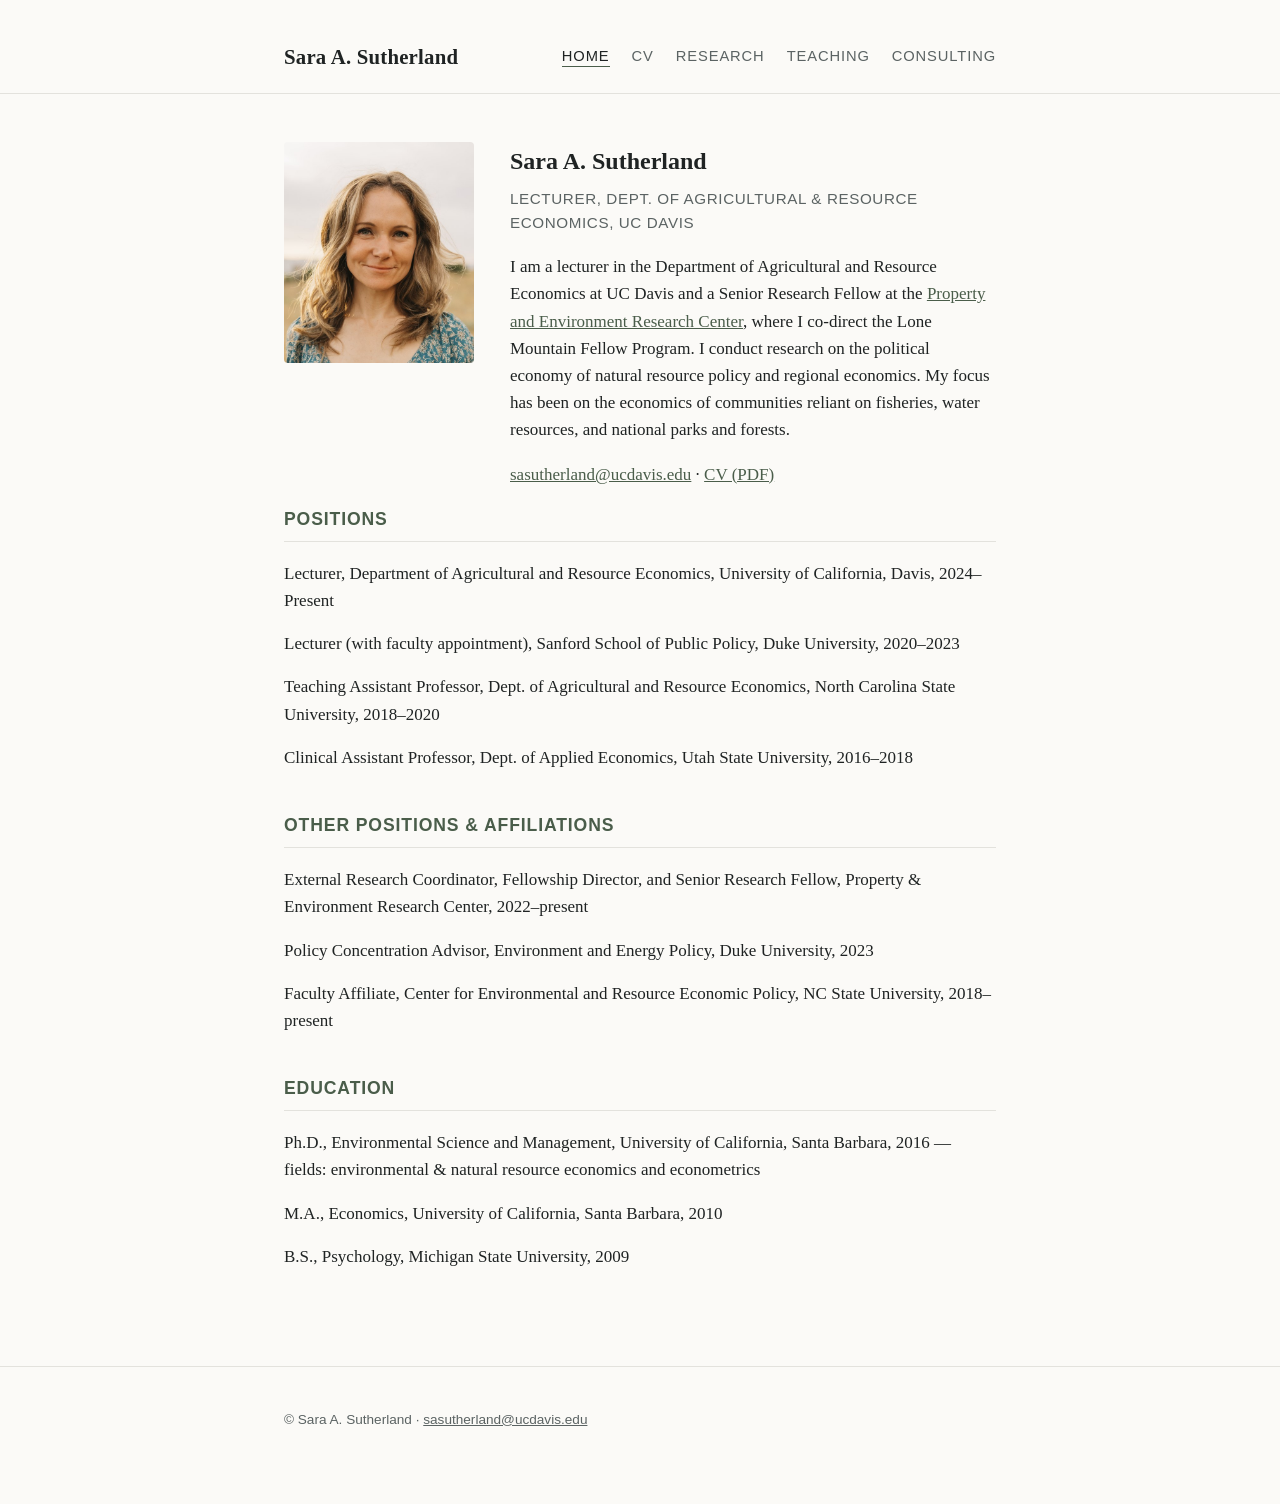
<file: index.html>
<!DOCTYPE html>
<html lang="en">
<head>
<meta charset="UTF-8">
<meta name="viewport" content="width=device-width, initial-scale=1.0">
<title>Dr. Sara A. Sutherland, UC Davis | Lecturer</title>
<meta name="description" content="Sara Sutherland, Department of Ag and Resource Economics, UC Davis">
<link rel="stylesheet" href="style.css">
</head>
<body>
<header class="site-header">
  <div class="wrap">
    <p class="site-title"><a href="index.html">Sara A. Sutherland</a></p>
    <nav class="site-nav">
      <ul><li><a href="index.html" class="active">Home</a></li><li><a href="assets/Sutherland_CV.pdf" target="_blank" rel="noopener">CV</a></li><li><a href="research.html">Research</a></li><li><a href="teaching.html">Teaching</a></li><li><a href="consulting.html">Consulting</a></li></ul>
    </nav>
  </div>
</header>
<main>
  <div class="wrap">
    
<div class="hero">
  <img src="assets/headshot.jpg" alt="Photo of Sara A. Sutherland">
  <div class="intro">
    <h1>Sara A. Sutherland</h1>
    <p class="role">Lecturer, Dept. of Agricultural &amp; Resource Economics, UC Davis</p>
    <p>I am a lecturer in the Department of Agricultural and Resource Economics at UC Davis and a Senior Research Fellow at the <a href="https://perc.org/people/sara-sutherland/" target="_blank" rel="noopener">Property and Environment Research Center</a>, where I co-direct the Lone Mountain Fellow Program. I conduct research on the political economy of natural resource policy and regional economics. My focus has been on the economics of communities reliant on fisheries, water resources, and national parks and forests.</p>
    <p><a href="mailto:sasutherland@ucdavis.edu">sasutherland@ucdavis.edu</a> &middot; <a href="assets/Sutherland_CV.pdf" target="_blank" rel="noopener">CV (PDF)</a></p>
  </div>
</div>

<h2 class="section-title">Positions</h2>
<ul class="pub-list">
<li>Lecturer, Department of Agricultural and Resource Economics, University of California, Davis, 2024&ndash;Present</li>
<li>Lecturer (with faculty appointment), Sanford School of Public Policy, Duke University, 2020&ndash;2023</li>
<li>Teaching Assistant Professor, Dept. of Agricultural and Resource Economics, North Carolina State University, 2018&ndash;2020</li>
<li>Clinical Assistant Professor, Dept. of Applied Economics, Utah State University, 2016&ndash;2018</li>
</ul>

<h2 class="section-title">Other Positions &amp; Affiliations</h2>
<ul class="pub-list">
<li>External Research Coordinator, Fellowship Director, and Senior Research Fellow, Property &amp; Environment Research Center, 2022&ndash;present</li>
<li>Policy Concentration Advisor, Environment and Energy Policy, Duke University, 2023</li>
<li>Faculty Affiliate, Center for Environmental and Resource Economic Policy, NC State University, 2018&ndash;present</li>
</ul>

<h2 class="section-title">Education</h2>
<ul class="pub-list">
<li>Ph.D., Environmental Science and Management, University of California, Santa Barbara, 2016 &mdash; fields: environmental &amp; natural resource economics and econometrics</li>
<li>M.A., Economics, University of California, Santa Barbara, 2010</li>
<li>B.S., Psychology, Michigan State University, 2009</li>
</ul>

  </div>
</main>
<footer class="site-footer">
  <div class="wrap">
    <p>&copy; Sara A. Sutherland &middot; <a href="mailto:sasutherland@ucdavis.edu">sasutherland@ucdavis.edu</a></p>
  </div>
</footer>
</body>
</html>
</file>
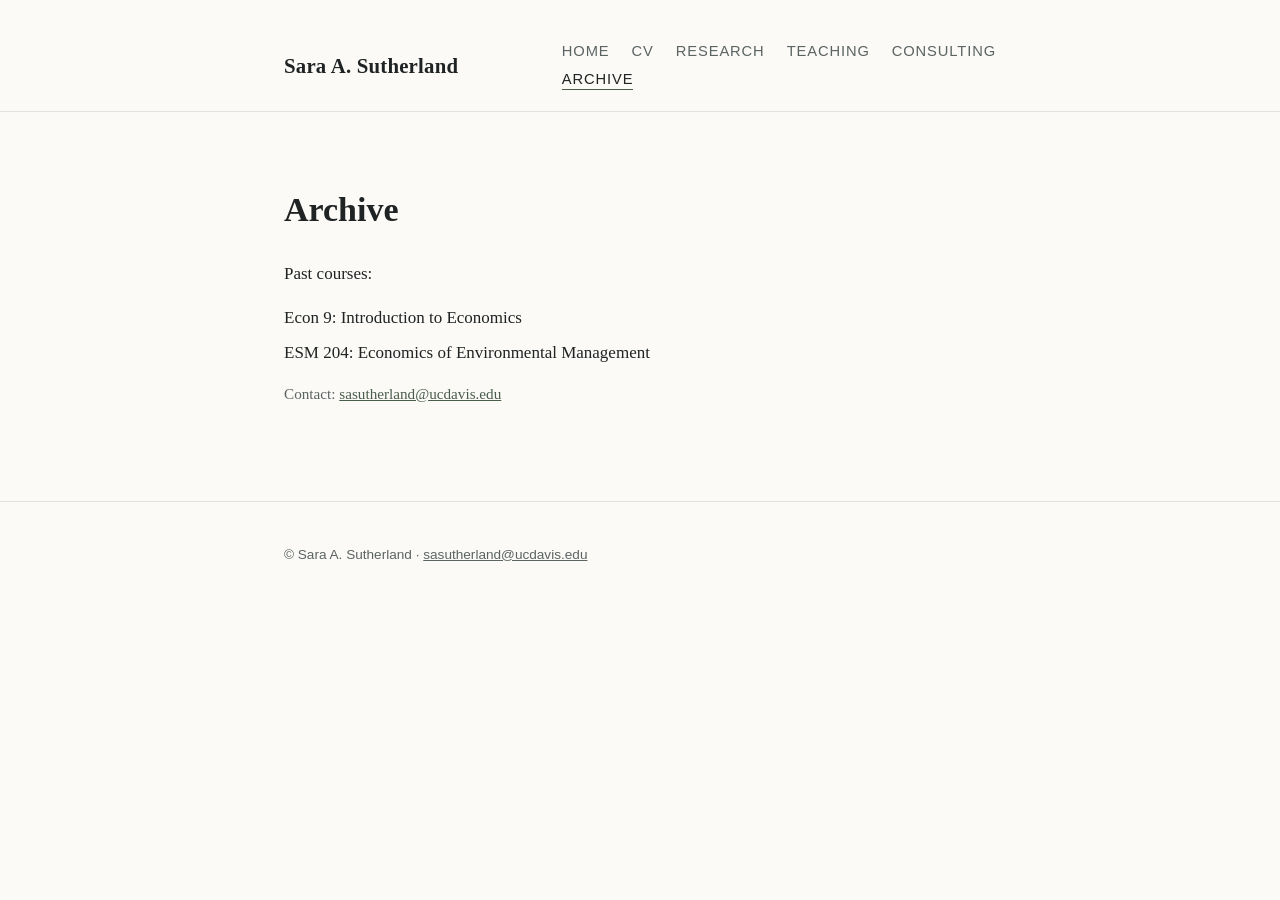
<file: archive.html>
<!DOCTYPE html>
<html lang="en">
<head>
<meta charset="UTF-8">
<meta name="viewport" content="width=device-width, initial-scale=1.0">
<title>Archive | Sara A. Sutherland</title>
<meta name="description" content="">
<link rel="stylesheet" href="style.css">
</head>
<body>
<header class="site-header">
  <div class="wrap">
    <p class="site-title"><a href="index.html">Sara A. Sutherland</a></p>
    <nav class="site-nav">
      <ul><li><a href="index.html">Home</a></li><li><a href="assets/Sutherland_CV.pdf" target="_blank" rel="noopener">CV</a></li><li><a href="research.html">Research</a></li><li><a href="teaching.html">Teaching</a></li><li><a href="consulting.html">Consulting</a></li></ul><ul style="margin-top:4px;"><li><a href="archive.html" class="active">Archive</a></li></ul>
    </nav>
  </div>
</header>
<main>
  <div class="wrap">
    
<h1>Archive</h1>
<p>Past courses:</p>
<ul class="link-list">
  <li>Econ 9: Introduction to Economics</li>
  <li>ESM 204: Economics of Environmental Management</li>
</ul>
<p class="note">Contact: <a href="mailto:sasutherland@ucdavis.edu">sasutherland@ucdavis.edu</a></p>

  </div>
</main>
<footer class="site-footer">
  <div class="wrap">
    <p>&copy; Sara A. Sutherland &middot; <a href="mailto:sasutherland@ucdavis.edu">sasutherland@ucdavis.edu</a></p>
  </div>
</footer>
</body>
</html>
</file>
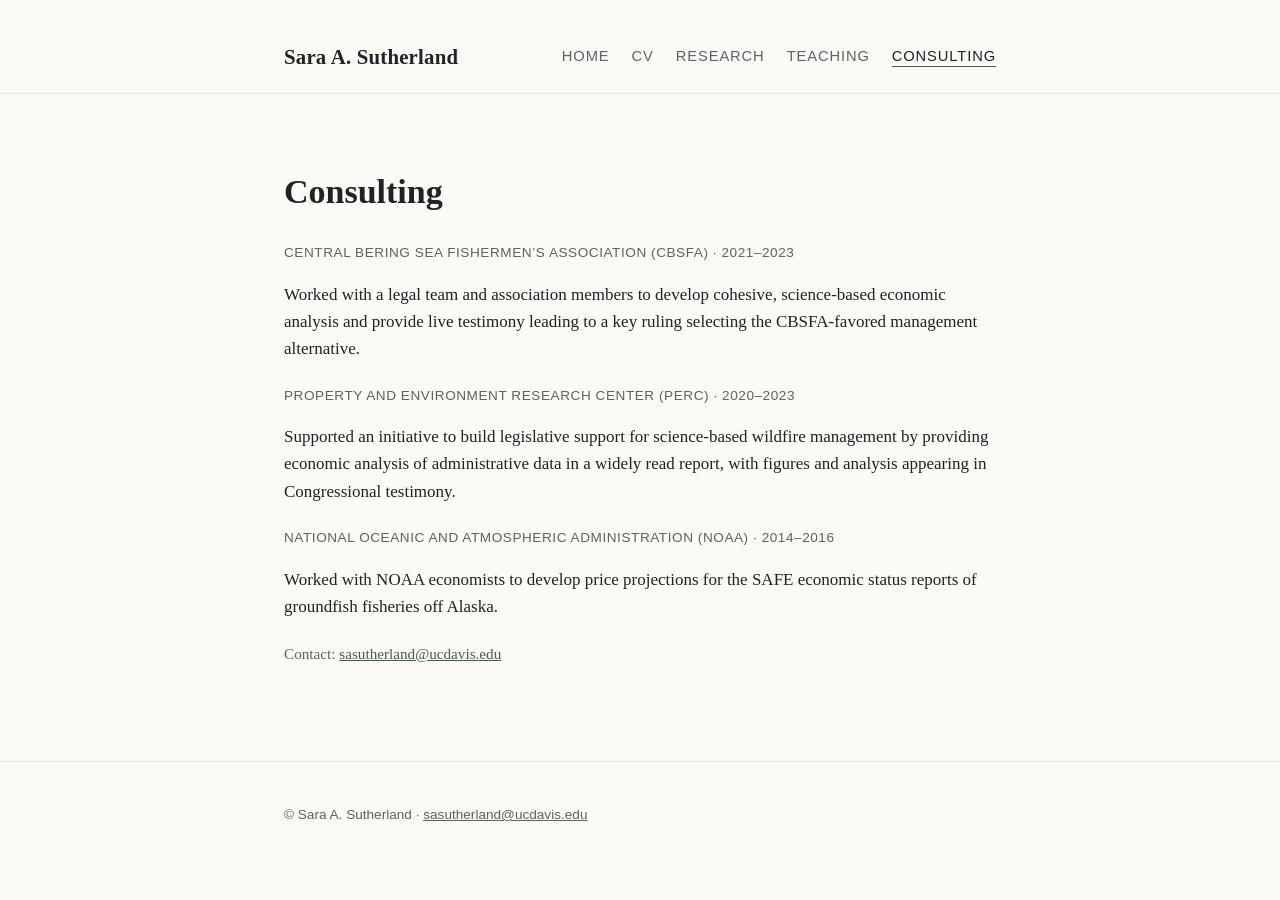
<file: consulting.html>
<!DOCTYPE html>
<html lang="en">
<head>
<meta charset="UTF-8">
<meta name="viewport" content="width=device-width, initial-scale=1.0">
<title>Consulting | Sara A. Sutherland</title>
<meta name="description" content="">
<link rel="stylesheet" href="style.css">
</head>
<body>
<header class="site-header">
  <div class="wrap">
    <p class="site-title"><a href="index.html">Sara A. Sutherland</a></p>
    <nav class="site-nav">
      <ul><li><a href="index.html">Home</a></li><li><a href="assets/Sutherland_CV.pdf" target="_blank" rel="noopener">CV</a></li><li><a href="research.html">Research</a></li><li><a href="teaching.html">Teaching</a></li><li><a href="consulting.html" class="active">Consulting</a></li></ul>
    </nav>
  </div>
</header>
<main>
  <div class="wrap">
    
<h1>Consulting</h1>

<div class="entry">
  <div class="meta">Central Bering Sea Fishermen&rsquo;s Association (CBSFA) &middot; 2021&ndash;2023</div>
  <p>Worked with a legal team and association members to develop cohesive, science-based economic analysis and provide live testimony leading to a key ruling selecting the CBSFA-favored management alternative.</p>
</div>

<div class="entry">
  <div class="meta">Property and Environment Research Center (PERC) &middot; 2020&ndash;2023</div>
  <p>Supported an initiative to build legislative support for science-based wildfire management by providing economic analysis of administrative data in a widely read report, with figures and analysis appearing in Congressional testimony.</p>
</div>

<div class="entry">
  <div class="meta">National Oceanic and Atmospheric Administration (NOAA) &middot; 2014&ndash;2016</div>
  <p>Worked with NOAA economists to develop price projections for the SAFE economic status reports of groundfish fisheries off Alaska.</p>
</div>

<p class="note">Contact: <a href="mailto:sasutherland@ucdavis.edu">sasutherland@ucdavis.edu</a></p>

  </div>
</main>
<footer class="site-footer">
  <div class="wrap">
    <p>&copy; Sara A. Sutherland &middot; <a href="mailto:sasutherland@ucdavis.edu">sasutherland@ucdavis.edu</a></p>
  </div>
</footer>
</body>
</html>
</file>
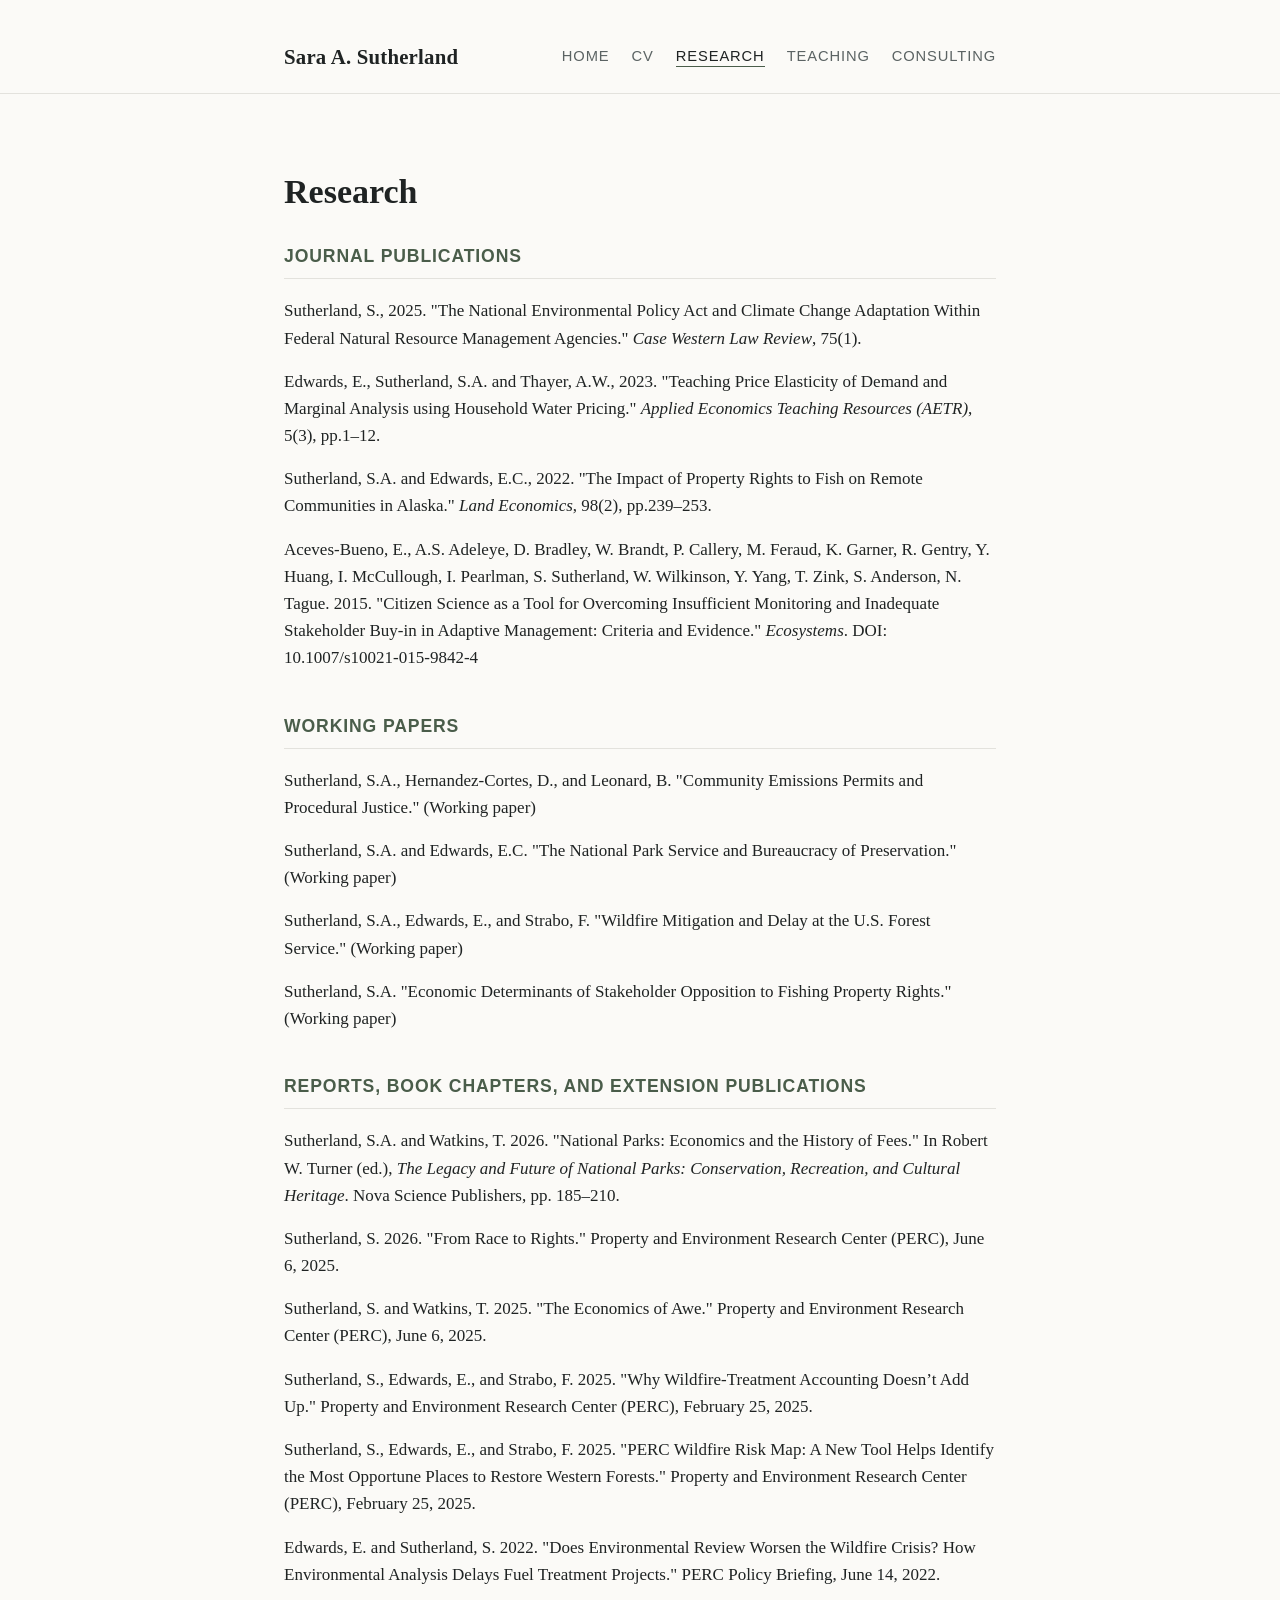
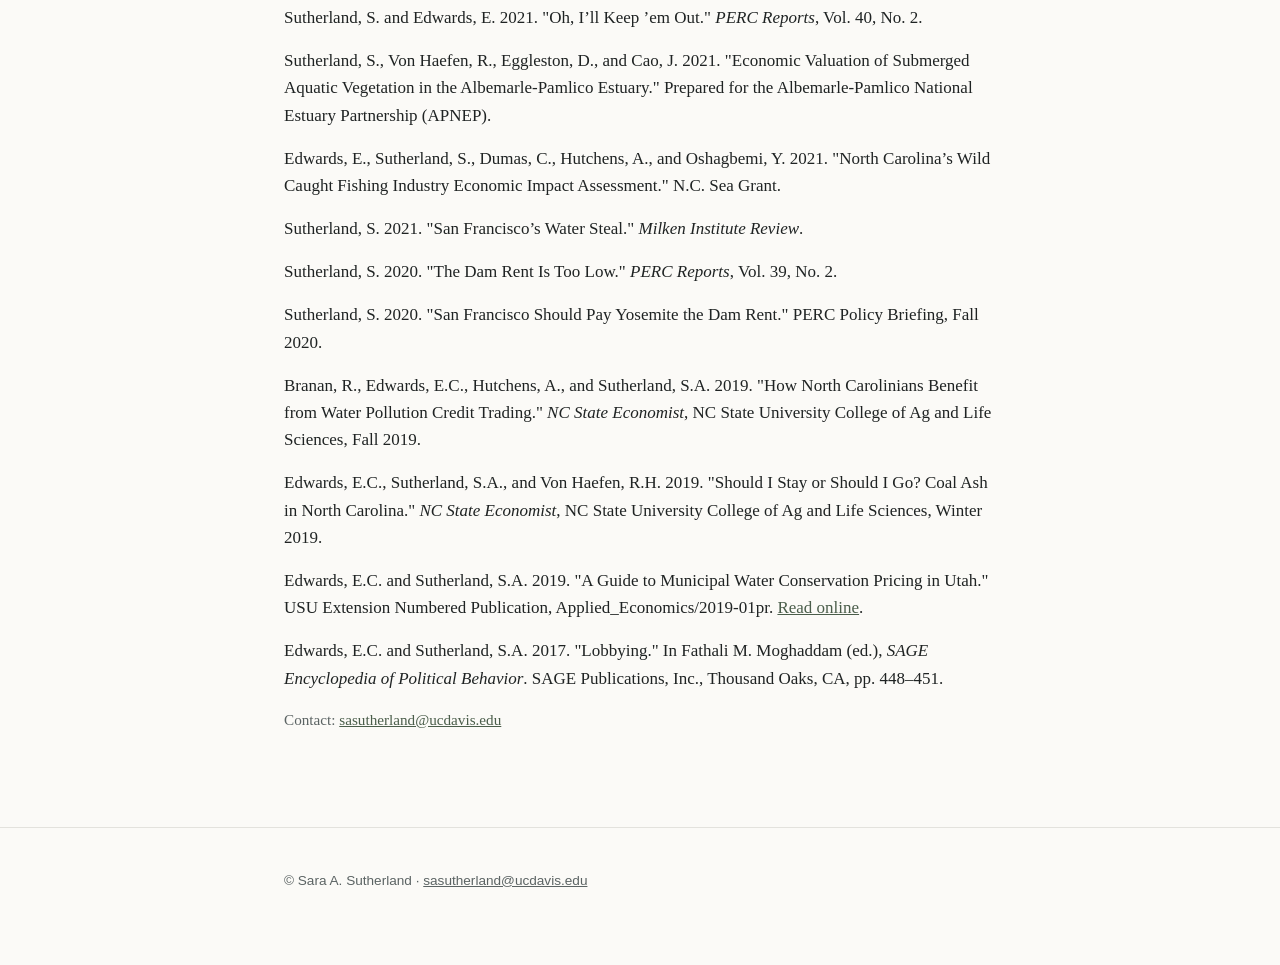
<file: research.html>
<!DOCTYPE html>
<html lang="en">
<head>
<meta charset="UTF-8">
<meta name="viewport" content="width=device-width, initial-scale=1.0">
<title>Research | Sara A. Sutherland</title>
<meta name="description" content="Publications, working papers, and reports by Sara A. Sutherland.">
<link rel="stylesheet" href="style.css">
</head>
<body>
<header class="site-header">
  <div class="wrap">
    <p class="site-title"><a href="index.html">Sara A. Sutherland</a></p>
    <nav class="site-nav">
      <ul><li><a href="index.html">Home</a></li><li><a href="assets/Sutherland_CV.pdf" target="_blank" rel="noopener">CV</a></li><li><a href="research.html" class="active">Research</a></li><li><a href="teaching.html">Teaching</a></li><li><a href="consulting.html">Consulting</a></li></ul>
    </nav>
  </div>
</header>
<main>
  <div class="wrap">

<h1>Research</h1>

<h2 class="section-title">Journal Publications</h2>
<ul class="pub-list">
<li>Sutherland, S., 2025. "The National Environmental Policy Act and Climate Change Adaptation Within Federal Natural Resource Management Agencies." <em>Case Western Law Review</em>, 75(1).</li>
<li>Edwards, E., Sutherland, S.A. and Thayer, A.W., 2023. "Teaching Price Elasticity of Demand and Marginal Analysis using Household Water Pricing." <em>Applied Economics Teaching Resources (AETR)</em>, 5(3), pp.1&ndash;12.</li>
<li>Sutherland, S.A. and Edwards, E.C., 2022. "The Impact of Property Rights to Fish on Remote Communities in Alaska." <em>Land Economics</em>, 98(2), pp.239&ndash;253.</li>
<li>Aceves-Bueno, E., A.S. Adeleye, D. Bradley, W. Brandt, P. Callery, M. Feraud, K. Garner, R. Gentry, Y. Huang, I. McCullough, I. Pearlman, S. Sutherland, W. Wilkinson, Y. Yang, T. Zink, S. Anderson, N. Tague. 2015. "Citizen Science as a Tool for Overcoming Insufficient Monitoring and Inadequate Stakeholder Buy-in in Adaptive Management: Criteria and Evidence." <em>Ecosystems</em>. DOI: 10.1007/s10021-015-9842-4</li>
</ul>

<h2 class="section-title">Working Papers</h2>
<ul class="pub-list">
<li>Sutherland, S.A., Hernandez-Cortes, D., and Leonard, B. "Community Emissions Permits and Procedural Justice." (Working paper)</li>
<li>Sutherland, S.A. and Edwards, E.C. "The National Park Service and Bureaucracy of Preservation." (Working paper)</li>
<li>Sutherland, S.A., Edwards, E., and Strabo, F. "Wildfire Mitigation and Delay at the U.S. Forest Service." (Working paper)</li>
<li>Sutherland, S.A. "Economic Determinants of Stakeholder Opposition to Fishing Property Rights." (Working paper)</li>
</ul>

<h2 class="section-title">Reports, Book Chapters, and Extension Publications</h2>
<ul class="pub-list">
<li>Sutherland, S.A. and Watkins, T. 2026. "National Parks: Economics and the History of Fees." In Robert W. Turner (ed.), <em>The Legacy and Future of National Parks: Conservation, Recreation, and Cultural Heritage</em>. Nova Science Publishers, pp. 185&ndash;210.</li>
<li>Sutherland, S. 2026. "From Race to Rights." Property and Environment Research Center (PERC), June 6, 2025.</li>
<li>Sutherland, S. and Watkins, T. 2025. "The Economics of Awe." Property and Environment Research Center (PERC), June 6, 2025.</li>
<li>Sutherland, S., Edwards, E., and Strabo, F. 2025. "Why Wildfire-Treatment Accounting Doesn&rsquo;t Add Up." Property and Environment Research Center (PERC), February 25, 2025.</li>
<li>Sutherland, S., Edwards, E., and Strabo, F. 2025. "PERC Wildfire Risk Map: A New Tool Helps Identify the Most Opportune Places to Restore Western Forests." Property and Environment Research Center (PERC), February 25, 2025.</li>
<li>Edwards, E. and Sutherland, S. 2022. "Does Environmental Review Worsen the Wildfire Crisis? How Environmental Analysis Delays Fuel Treatment Projects." PERC Policy Briefing, June 14, 2022.</li>
<li>Sutherland, S. and Edwards, E. 2021. "Oh, I&rsquo;ll Keep &rsquo;em Out." <em>PERC Reports</em>, Vol. 40, No. 2.</li>
<li>Sutherland, S., Von Haefen, R., Eggleston, D., and Cao, J. 2021. "Economic Valuation of Submerged Aquatic Vegetation in the Albemarle-Pamlico Estuary." Prepared for the Albemarle-Pamlico National Estuary Partnership (APNEP).</li>
<li>Edwards, E., Sutherland, S., Dumas, C., Hutchens, A., and Oshagbemi, Y. 2021. "North Carolina&rsquo;s Wild Caught Fishing Industry Economic Impact Assessment." N.C. Sea Grant.</li>
<li>Sutherland, S. 2021. "San Francisco&rsquo;s Water Steal." <em>Milken Institute Review</em>.</li>
<li>Sutherland, S. 2020. "The Dam Rent Is Too Low." <em>PERC Reports</em>, Vol. 39, No. 2.</li>
<li>Sutherland, S. 2020. "San Francisco Should Pay Yosemite the Dam Rent." PERC Policy Briefing, Fall 2020.</li>
<li>Branan, R., Edwards, E.C., Hutchens, A., and Sutherland, S.A. 2019. "How North Carolinians Benefit from Water Pollution Credit Trading." <em>NC State Economist</em>, NC State University College of Ag and Life Sciences, Fall 2019.</li>
<li>Edwards, E.C., Sutherland, S.A., and Von Haefen, R.H. 2019. "Should I Stay or Should I Go? Coal Ash in North Carolina." <em>NC State Economist</em>, NC State University College of Ag and Life Sciences, Winter 2019.</li>
<li>Edwards, E.C. and Sutherland, S.A. 2019. "A Guide to Municipal Water Conservation Pricing in Utah." USU Extension Numbered Publication, Applied_Economics/2019-01pr. <a href="https://digitalcommons.usu.edu/cgi/viewcontent.cgi?article=2956&amp;context=extension_curall" target="_blank" rel="noopener">Read online</a>.</li>
<li>Edwards, E.C. and Sutherland, S.A. 2017. "Lobbying." In Fathali M. Moghaddam (ed.), <em>SAGE Encyclopedia of Political Behavior</em>. SAGE Publications, Inc., Thousand Oaks, CA, pp. 448&ndash;451.</li>
</ul>

<p class="note">Contact: <a href="mailto:sasutherland@ucdavis.edu">sasutherland@ucdavis.edu</a></p>

  </div>
</main>
<footer class="site-footer">
  <div class="wrap">
    <p>&copy; Sara A. Sutherland &middot; <a href="mailto:sasutherland@ucdavis.edu">sasutherland@ucdavis.edu</a></p>
  </div>
</footer>
</body>
</html>
</file>
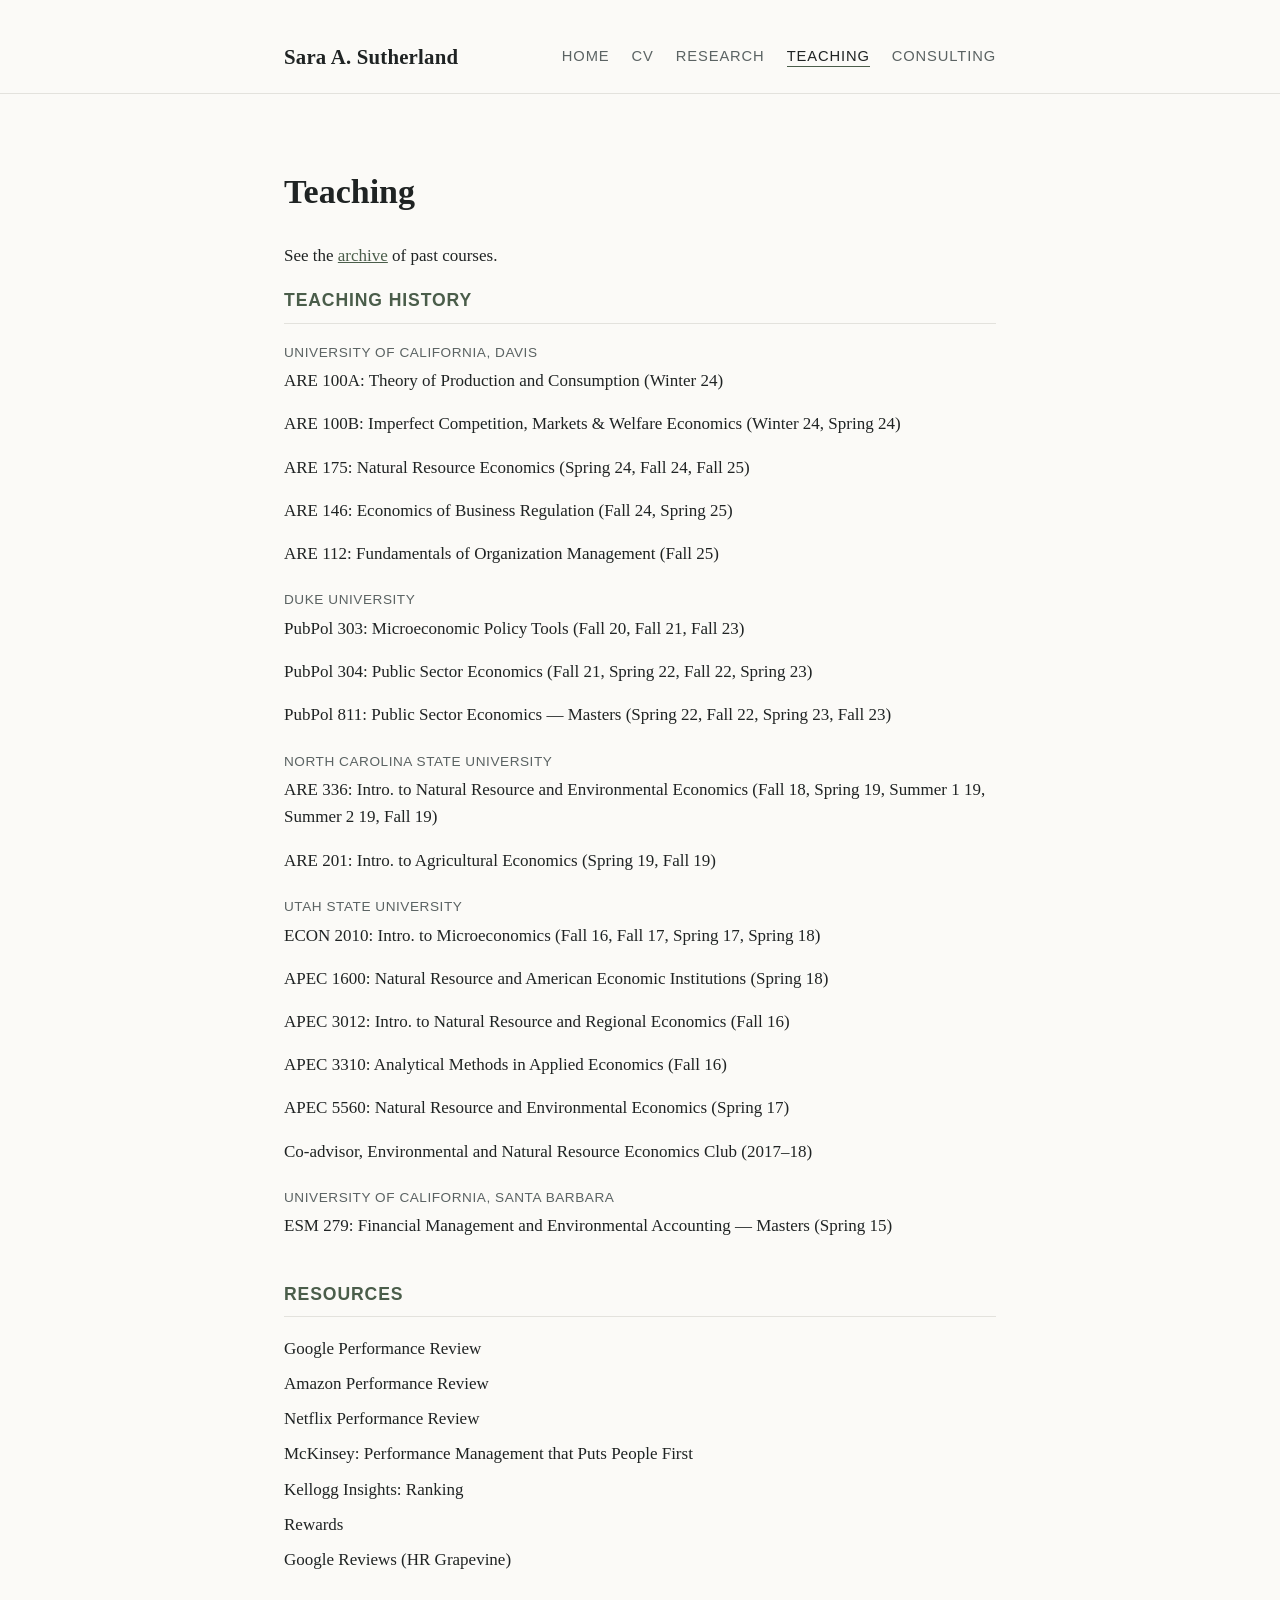
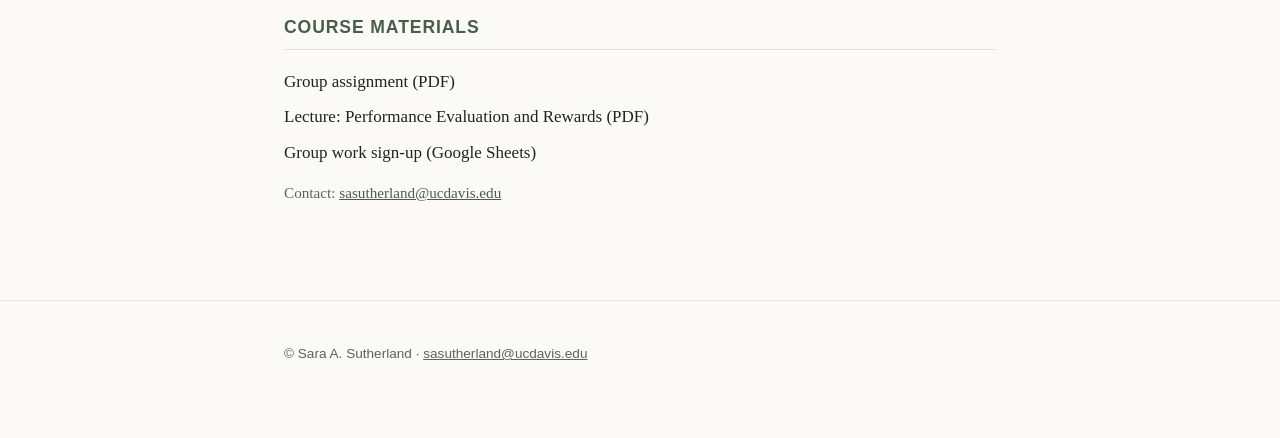
<file: teaching.html>
<!DOCTYPE html>
<html lang="en">
<head>
<meta charset="UTF-8">
<meta name="viewport" content="width=device-width, initial-scale=1.0">
<title>Teaching | Sara A. Sutherland</title>
<meta name="description" content="">
<link rel="stylesheet" href="style.css">
</head>
<body>
<header class="site-header">
  <div class="wrap">
    <p class="site-title"><a href="index.html">Sara A. Sutherland</a></p>
    <nav class="site-nav">
      <ul><li><a href="index.html">Home</a></li><li><a href="assets/Sutherland_CV.pdf" target="_blank" rel="noopener">CV</a></li><li><a href="research.html">Research</a></li><li><a href="teaching.html" class="active">Teaching</a></li><li><a href="consulting.html">Consulting</a></li></ul>
    </nav>
  </div>
</header>
<main>
  <div class="wrap">
    
<h1>Teaching</h1>
<p>See the <a href="archive.html">archive</a> of past courses.</p>

<h2 class="section-title">Teaching History</h2>

<div class="entry">
  <div class="meta">University of California, Davis</div>
  <ul class="pub-list">
    <li>ARE 100A: Theory of Production and Consumption (Winter 24)</li>
    <li>ARE 100B: Imperfect Competition, Markets &amp; Welfare Economics (Winter 24, Spring 24)</li>
    <li>ARE 175: Natural Resource Economics (Spring 24, Fall 24, Fall 25)</li>
    <li>ARE 146: Economics of Business Regulation (Fall 24, Spring 25)</li>
    <li>ARE 112: Fundamentals of Organization Management (Fall 25)</li>
  </ul>
</div>

<div class="entry">
  <div class="meta">Duke University</div>
  <ul class="pub-list">
    <li>PubPol 303: Microeconomic Policy Tools (Fall 20, Fall 21, Fall 23)</li>
    <li>PubPol 304: Public Sector Economics (Fall 21, Spring 22, Fall 22, Spring 23)</li>
    <li>PubPol 811: Public Sector Economics &mdash; Masters (Spring 22, Fall 22, Spring 23, Fall 23)</li>
  </ul>
</div>

<div class="entry">
  <div class="meta">North Carolina State University</div>
  <ul class="pub-list">
    <li>ARE 336: Intro. to Natural Resource and Environmental Economics (Fall 18, Spring 19, Summer 1 19, Summer 2 19, Fall 19)</li>
    <li>ARE 201: Intro. to Agricultural Economics (Spring 19, Fall 19)</li>
  </ul>
</div>

<div class="entry">
  <div class="meta">Utah State University</div>
  <ul class="pub-list">
    <li>ECON 2010: Intro. to Microeconomics (Fall 16, Fall 17, Spring 17, Spring 18)</li>
    <li>APEC 1600: Natural Resource and American Economic Institutions (Spring 18)</li>
    <li>APEC 3012: Intro. to Natural Resource and Regional Economics (Fall 16)</li>
    <li>APEC 3310: Analytical Methods in Applied Economics (Fall 16)</li>
    <li>APEC 5560: Natural Resource and Environmental Economics (Spring 17)</li>
    <li>Co-advisor, Environmental and Natural Resource Economics Club (2017&ndash;18)</li>
  </ul>
</div>

<div class="entry">
  <div class="meta">University of California, Santa Barbara</div>
  <ul class="pub-list">
    <li>ESM 279: Financial Management and Environmental Accounting &mdash; Masters (Spring 15)</li>
  </ul>
</div>

<h2 class="section-title">Resources</h2>
<ul class="link-list">
  <li>Google Performance Review</li>
  <li>Amazon Performance Review</li>
  <li>Netflix Performance Review</li>
  <li>McKinsey: Performance Management that Puts People First</li>
  <li>Kellogg Insights: Ranking</li>
  <li>Rewards</li>
  <li>Google Reviews (HR Grapevine)</li>
</ul>

<h2 class="section-title">Course Materials</h2>
<ul class="link-list">
  <li>Group assignment (PDF)</li>
  <li>Lecture: Performance Evaluation and Rewards (PDF)</li>
  <li>Group work sign-up (Google Sheets)</li>
</ul>

<p class="note">Contact: <a href="mailto:sasutherland@ucdavis.edu">sasutherland@ucdavis.edu</a></p>

  </div>
</main>
<footer class="site-footer">
  <div class="wrap">
    <p>&copy; Sara A. Sutherland &middot; <a href="mailto:sasutherland@ucdavis.edu">sasutherland@ucdavis.edu</a></p>
  </div>
</footer>
</body>
</html>
</file>
<file: style.css>
:root {
  --ink: #1f2323;
  --muted: #5b6363;
  --line: #e3e2dd;
  --bg: #fbfaf7;
  --accent: #4a5d4a;
  --max-width: 760px;
}

* { box-sizing: border-box; }

html { -webkit-text-size-adjust: 100%; }

body {
  margin: 0;
  background: var(--bg);
  color: var(--ink);
  font-family: "Iowan Old Style", "Palatino Linotype", Palatino, Georgia, "Times New Roman", serif;
  line-height: 1.6;
  font-size: 17px;
}

.wrap {
  max-width: var(--max-width);
  margin: 0 auto;
  padding: 0 24px;
}

header.site-header {
  border-bottom: 1px solid var(--line);
  padding: 40px 0 20px;
}

.site-header .wrap {
  display: flex;
  flex-wrap: wrap;
  align-items: center;
  justify-content: space-between;
  gap: 16px;
}

.site-title {
  font-size: 1.3rem;
  font-weight: 600;
  letter-spacing: 0.01em;
  margin: 0;
}

.site-title a {
  color: var(--ink);
  text-decoration: none;
}

nav.site-nav ul {
  list-style: none;
  display: flex;
  flex-wrap: wrap;
  gap: 4px 22px;
  margin: 0;
  padding: 0;
  font-family: -apple-system, BlinkMacSystemFont, "Segoe UI", Helvetica, Arial, sans-serif;
  font-size: 0.92rem;
  text-transform: uppercase;
  letter-spacing: 0.06em;
}

nav.site-nav a {
  color: var(--muted);
  text-decoration: none;
  border-bottom: 1px solid transparent;
  padding-bottom: 2px;
}

nav.site-nav a:hover,
nav.site-nav a.active {
  color: var(--ink);
  border-bottom-color: var(--accent);
}

main {
  padding: 48px 0 80px;
}

.hero {
  display: flex;
  gap: 36px;
  align-items: flex-start;
  flex-wrap: wrap;
}

.hero img {
  width: 190px;
  height: auto;
  border-radius: 4px;
  flex-shrink: 0;
}

.hero .intro {
  flex: 1 1 260px;
  min-width: 0;
}

.hero .intro h1 {
  font-size: 1.5rem;
  margin: 0 0 6px;
}

.hero .intro .role {
  font-family: -apple-system, BlinkMacSystemFont, "Segoe UI", Helvetica, Arial, sans-serif;
  color: var(--muted);
  font-size: 0.95rem;
  margin: 0 0 18px;
  text-transform: uppercase;
  letter-spacing: 0.04em;
}

h1, h2, h3 {
  font-weight: 600;
  color: var(--ink);
}

h2.section-title {
  font-size: 1.1rem;
  text-transform: uppercase;
  letter-spacing: 0.05em;
  font-family: -apple-system, BlinkMacSystemFont, "Segoe UI", Helvetica, Arial, sans-serif;
  color: var(--accent);
  border-bottom: 1px solid var(--line);
  padding-bottom: 8px;
  margin: 40px 0 18px;
}

h2.section-title:first-of-type { margin-top: 0; }

ul.pub-list, ul.link-list {
  list-style: none;
  margin: 0;
  padding: 0;
}

ul.pub-list li {
  margin-bottom: 16px;
  padding-left: 0;
}

ul.link-list li {
  margin-bottom: 8px;
}

a {
  color: var(--accent);
}

a:hover { color: var(--ink); }

.entry {
  margin-bottom: 22px;
}

.entry .meta {
  font-family: -apple-system, BlinkMacSystemFont, "Segoe UI", Helvetica, Arial, sans-serif;
  font-size: 0.85rem;
  color: var(--muted);
  text-transform: uppercase;
  letter-spacing: 0.04em;
  margin-bottom: 4px;
}

.note {
  font-size: 0.95rem;
  color: var(--muted);
}

footer.site-footer {
  border-top: 1px solid var(--line);
  padding: 28px 0 60px;
  font-family: -apple-system, BlinkMacSystemFont, "Segoe UI", Helvetica, Arial, sans-serif;
  font-size: 0.85rem;
  color: var(--muted);
}

footer.site-footer a { color: var(--muted); }

@media (max-width: 520px) {
  nav.site-nav ul { gap: 4px 14px; font-size: 0.85rem; }
  .hero { flex-direction: column; align-items: center; text-align: center; }
}
</file>
